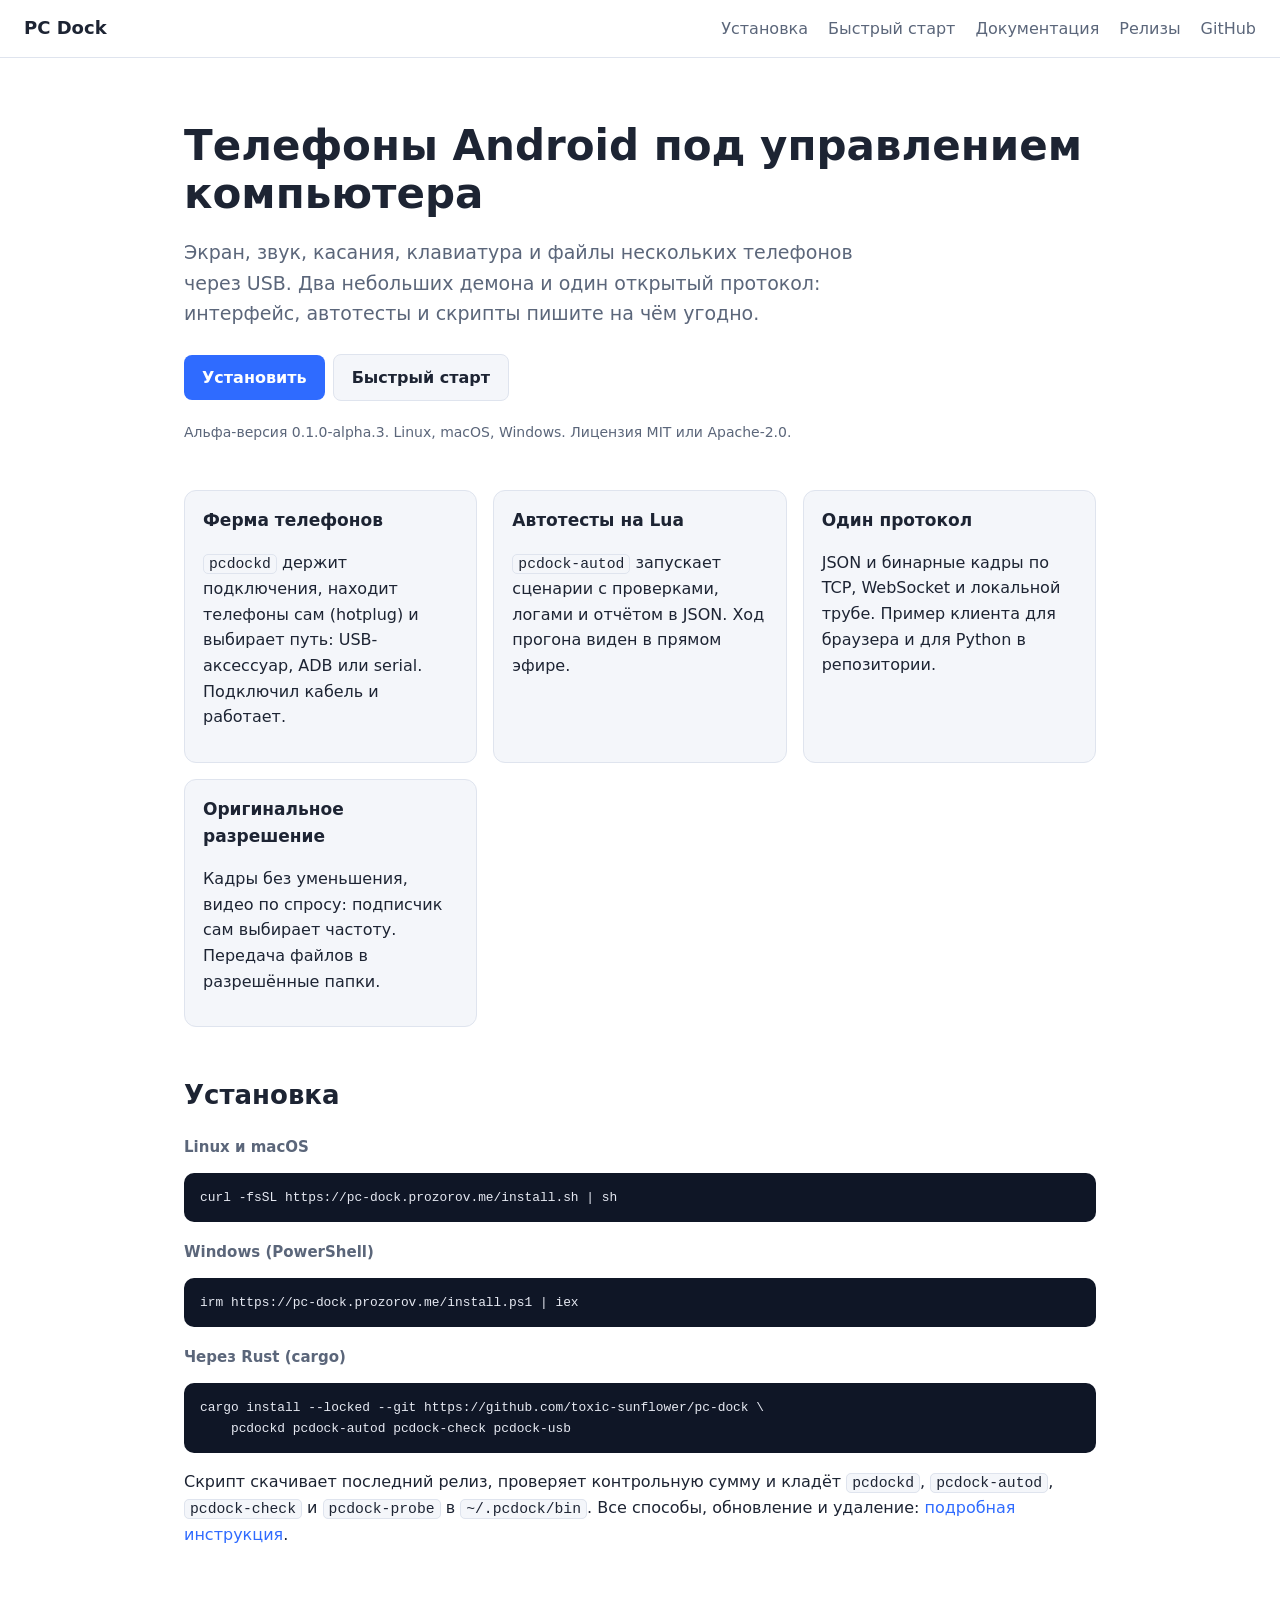
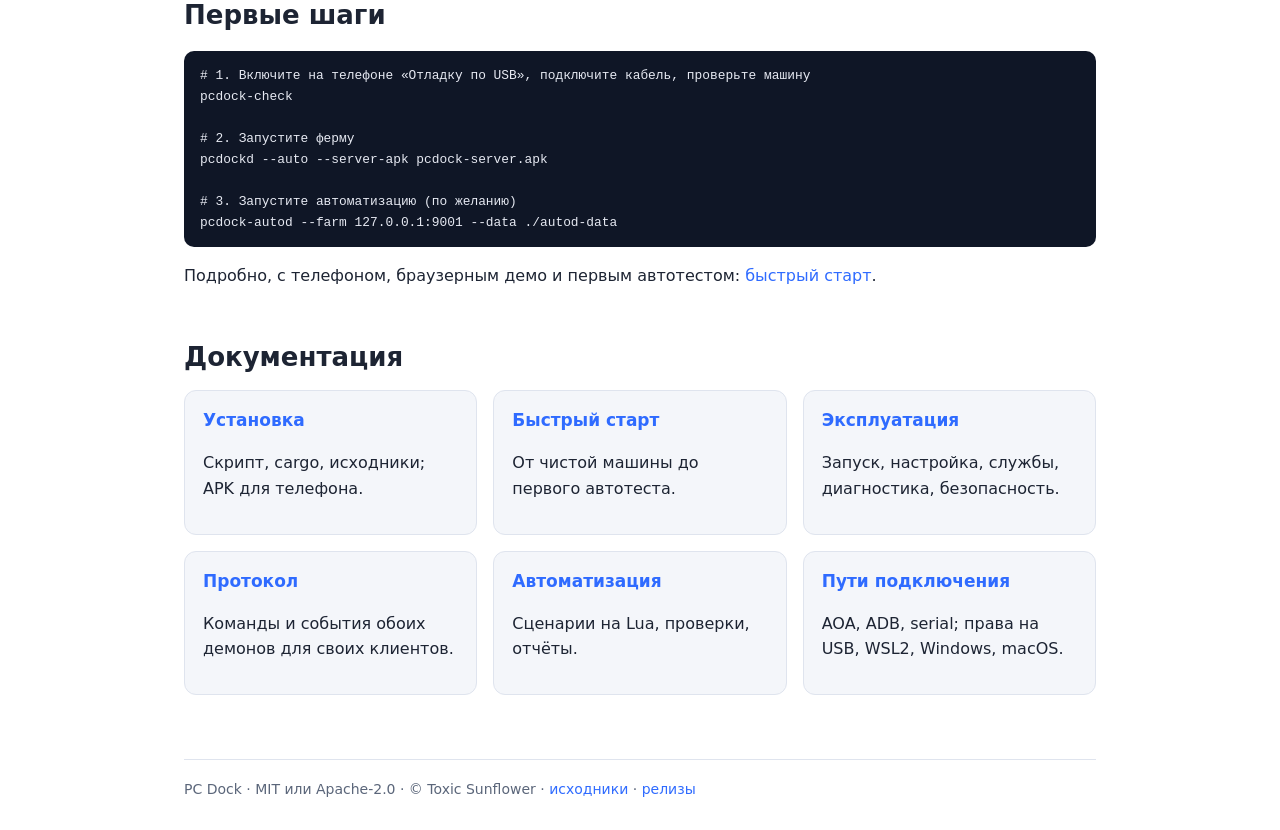
<file: site/index.html>
<!doctype html>
<html lang="ru"><head><meta charset="utf-8"><meta name="viewport" content="width=device-width,initial-scale=1">
<title>PC Dock: управление Android-телефонами с компьютера</title>
<meta name="description" content="Ферма телефонов и автотесты: экран, звук, ввод и файлы Android-телефонов с ПК по USB. Демоны pcdockd и pcdock-autod.">
<link rel="stylesheet" href="style.css"></head>
<body>
<header><a class="brand" href="./">PC Dock</a>
<nav><a href="#install">Установка</a><a href="docs/getting-started.html">Быстрый старт</a><a href="docs/index.html">Документация</a><a href="https://github.com/toxic-sunflower/pc-dock/releases">Релизы</a><a href="https://github.com/toxic-sunflower/pc-dock">GitHub</a></nav></header>

<div class="wrap">
<section class="hero">
  <h1>Телефоны Android под управлением компьютера</h1>
  <p class="lead">Экран, звук, касания, клавиатура и файлы нескольких телефонов через USB. Два небольших демона и один открытый протокол: интерфейс, автотесты и скрипты пишите на чём угодно.</p>
  <a class="btn" href="#install">Установить</a><a class="btn alt" href="docs/getting-started.html">Быстрый старт</a>
  <p style="color:var(--dim);font-size:14px">Альфа-версия 0.1.0-alpha.3. Linux, macOS, Windows. Лицензия MIT или Apache-2.0.</p>
</section>

<section>
<div class="grid">
  <div class="card"><h3>Ферма телефонов</h3><p><code>pcdockd</code> держит подключения, находит телефоны сам (hotplug) и выбирает путь: USB-аксессуар, ADB или serial. Подключил кабель и работает.</p></div>
  <div class="card"><h3>Автотесты на Lua</h3><p><code>pcdock-autod</code> запускает сценарии с проверками, логами и отчётом в JSON. Ход прогона виден в прямом эфире.</p></div>
  <div class="card"><h3>Один протокол</h3><p>JSON и бинарные кадры по TCP, WebSocket и локальной трубе. Пример клиента для браузера и для Python в репозитории.</p></div>
  <div class="card"><h3>Оригинальное разрешение</h3><p>Кадры без уменьшения, видео по спросу: подписчик сам выбирает частоту. Передача файлов в разрешённые папки.</p></div>
</div>
</section>

<section id="install">
<h2>Установка</h2>
<div class="tabs">
<h4>Linux и macOS</h4>
<pre><code>curl -fsSL https://pc-dock.prozorov.me/install.sh | sh</code></pre>
<h4>Windows (PowerShell)</h4>
<pre><code>irm https://pc-dock.prozorov.me/install.ps1 | iex</code></pre>
<h4>Через Rust (cargo)</h4>
<pre><code>cargo install --locked --git https://github.com/toxic-sunflower/pc-dock \
    pcdockd pcdock-autod pcdock-check pcdock-usb</code></pre>
</div>
<p>Скрипт скачивает последний релиз, проверяет контрольную сумму и кладёт <code>pcdockd</code>, <code>pcdock-autod</code>, <code>pcdock-check</code> и <code>pcdock-probe</code> в <code>~/.pcdock/bin</code>.
Все способы, обновление и удаление: <a href="docs/install.html">подробная инструкция</a>.</p>
</section>

<section>
<h2>Первые шаги</h2>
<pre><code># 1. Включите на телефоне «Отладку по USB», подключите кабель, проверьте машину
pcdock-check

# 2. Запустите ферму
pcdockd --auto --server-apk pcdock-server.apk

# 3. Запустите автоматизацию (по желанию)
pcdock-autod --farm 127.0.0.1:9001 --data ./autod-data</code></pre>
<p>Подробно, с телефоном, браузерным демо и первым автотестом: <a href="docs/getting-started.html">быстрый старт</a>.</p>
</section>

<section>
<h2>Документация</h2>
<div class="grid">
  <div class="card"><h3><a href="docs/install.html">Установка</a></h3><p>Скрипт, cargo, исходники; APK для телефона.</p></div>
  <div class="card"><h3><a href="docs/getting-started.html">Быстрый старт</a></h3><p>От чистой машины до первого автотеста.</p></div>
  <div class="card"><h3><a href="docs/operations.html">Эксплуатация</a></h3><p>Запуск, настройка, службы, диагностика, безопасность.</p></div>
  <div class="card"><h3><a href="docs/protocol.html">Протокол</a></h3><p>Команды и события обоих демонов для своих клиентов.</p></div>
  <div class="card"><h3><a href="docs/autod.html">Автоматизация</a></h3><p>Сценарии на Lua, проверки, отчёты.</p></div>
  <div class="card"><h3><a href="docs/transports.html">Пути подключения</a></h3><p>AOA, ADB, serial; права на USB, WSL2, Windows, macOS.</p></div>
</div>
</section>

<footer>PC Dock · MIT или Apache-2.0 · © Toxic Sunflower ·
<a href="https://github.com/toxic-sunflower/pc-dock">исходники</a> · <a href="https://github.com/toxic-sunflower/pc-dock/releases">релизы</a></footer>
</div>
</body></html>
</file>
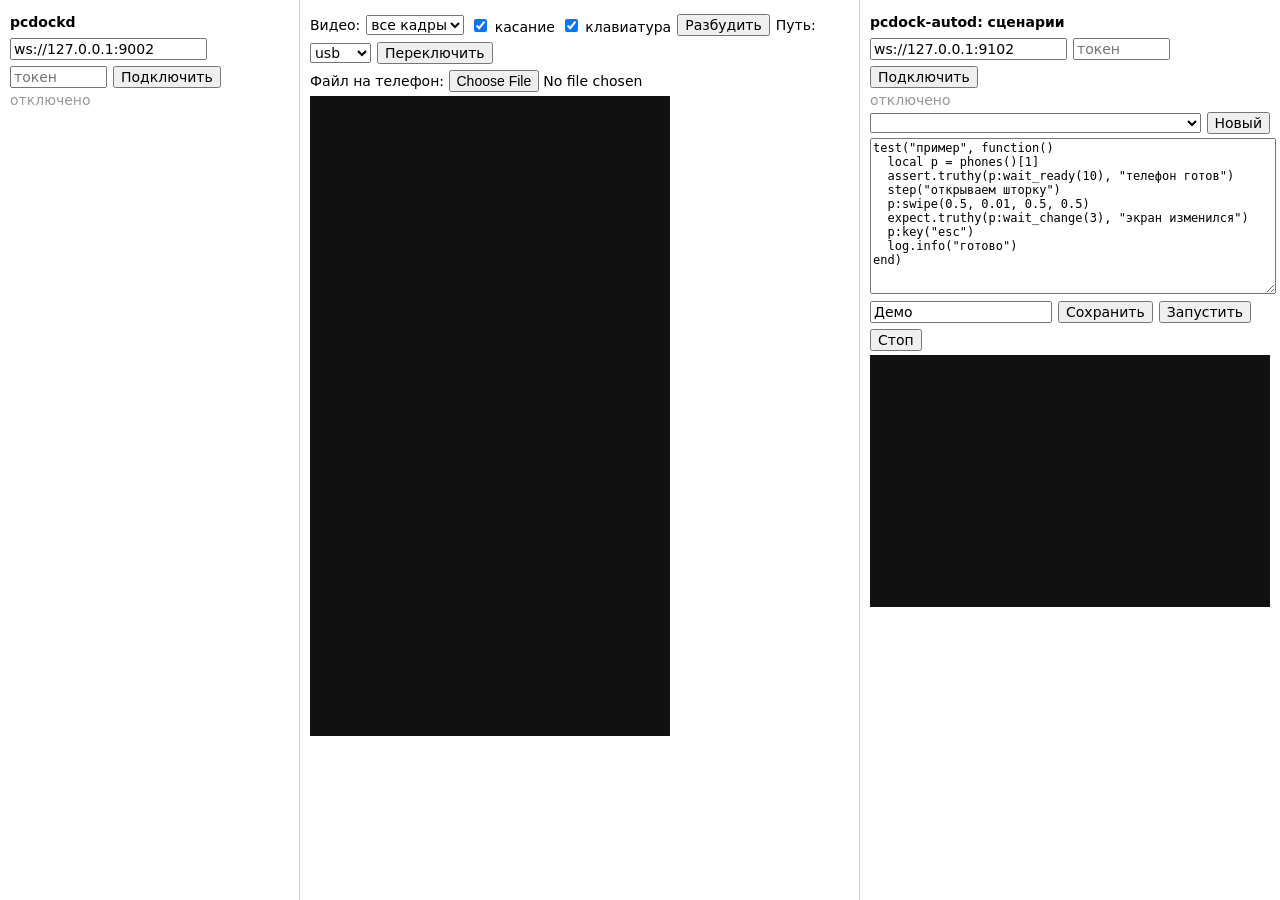
<file: demos/web/index.html>
<!doctype html>
<html lang="ru">
<head>
<meta charset="utf-8">
<title>PC Dock: веб-демо</title>
<!--
  Демо-клиент протокола PC Dock в одном файле, без сборки и зависимостей. Открывается прямо с диска.
  Говорит с двумя демонами по WebSocket:
    pcdockd     (ферма: телефоны, кадры, ввод, файлы)   ws://127.0.0.1:9002
    pcdock-autod (сценарии Lua, прогоны, прямой эфир)    ws://127.0.0.1:9102
  Протокол: sdk/docs/protocol.md. Здесь он весь на виду: ищите «send(» и «onmessage».
-->
<style>
  body { font: 14px system-ui, sans-serif; margin: 0; display: grid; grid-template-columns: 300px 1fr 420px; height: 100vh; }
  section { padding: 10px; overflow: auto; border-right: 1px solid #ccc; }
  h3 { margin: 4px 0 8px; font-size: 14px; }
  input, button, select, textarea { font: inherit; }
  .phone { padding: 6px; border: 1px solid #ccc; border-radius: 6px; margin-bottom: 6px; cursor: pointer; }
  .phone.sel { border-color: #06c; background: #eef5ff; }
  .badge { padding: 1px 6px; border-radius: 8px; color: #fff; font-size: 12px; }
  .ready { background: #2a8a2a } .connecting, .appeared { background: #888 } .lost { background: #555 }
  .needs_app, .needs_access, .needs_auth, .needs_permission { background: #c60 }
  .hint { color: #a50; font-size: 12px; margin-top: 4px }
  canvas { max-width: 100%; max-height: 80vh; background: #111; touch-action: none; cursor: crosshair; }
  #log { font: 12px ui-monospace, monospace; background: #111; color: #ddd; padding: 6px; height: 240px; overflow: auto; white-space: pre-wrap; }
  .ok { color: #6c6 } .bad { color: #f66 } .step { color: #6af } .dim { color: #999 }
  textarea { width: 100%; height: 150px; font: 12px ui-monospace, monospace; }
  .row { display: flex; gap: 6px; margin: 4px 0; align-items: center; flex-wrap: wrap }
</style>
</head>
<body>
<section>
  <h3>pcdockd</h3>
  <div class="row"><input id="farmUrl" value="ws://127.0.0.1:9002" size="22"><input id="farmToken" placeholder="токен" size="8"><button onclick="connectFarm()">Подключить</button></div>
  <div id="farmStatus" class="dim">не подключено</div>
  <div id="phones"></div>
</section>
<section>
  <div class="row">
    Видео: <select id="fps"><option value="">все кадры</option><option value="15">15 к/с</option><option value="5">5 к/с</option><option value="1">1 к/с</option></select>
    <label><input type="checkbox" id="devTouch" checked> касание</label>
    <label><input type="checkbox" id="devKeyboard" checked> клавиатура</label>
    <button onclick="wake()">Разбудить</button>
    Путь: <select id="transport"><option>usb</option><option>adb</option><option>serial</option></select>
    <button onclick="switchTransport()">Переключить</button>
    <label>Файл на телефон: <input type="file" id="file" onchange="pushFile(this.files[0])"></label>
  </div>
  <div id="info" class="dim"></div>
  <canvas id="screen" width="360" height="640" tabindex="0"></canvas>
</section>
<section style="border-right:0">
  <h3>pcdock-autod: сценарии</h3>
  <div class="row"><input id="autoUrl" value="ws://127.0.0.1:9102" size="22"><input id="autoToken" placeholder="токен" size="8"><button onclick="connectAuto()">Подключить</button></div>
  <div id="autoStatus" class="dim">не подключено</div>
  <div class="row"><select id="scripts" onchange="loadScript()" style="flex:1"></select><button onclick="newScript()">Новый</button></div>
  <textarea id="source" spellcheck="false">test("пример", function()
  local p = phones()[1]
  assert.truthy(p:wait_ready(10), "телефон готов")
  step("открываем шторку")
  p:swipe(0.5, 0.01, 0.5, 0.5)
  expect.truthy(p:wait_change(3), "экран изменился")
  p:key("esc")
  log.info("готово")
end)</textarea>
  <div class="row"><input id="name" placeholder="имя сценария" value="Демо"><button onclick="saveScript()">Сохранить</button><button onclick="runScript()">Запустить</button><button onclick="stopRun()">Стоп</button></div>
  <div id="log"></div>
</section>

<script>
"use strict";
const $ = (id) => document.getElementById(id);

// ---------- Общее: соединение с демоном (JSON с id запросов, бинарные фреймы [тип][нагрузка]) ----------
class Daemon {
  constructor(url, token, onEvent, onBinary, onState) {
    this.nextId = 1; this.pending = new Map(); this.onEvent = onEvent; this.onBinary = onBinary;
    this.ws = new WebSocket(url); this.ws.binaryType = "arraybuffer";
    this.ws.onopen = () => { onState("подключено"); if (token) this.request({op: "Auth", token}).catch((e) => onState("пароль: " + e)); };
    this.ws.onclose = () => onState("отключено");
    this.ws.onerror = () => onState("ошибка соединения");
    this.ws.onmessage = (m) => {
      if (typeof m.data !== "string") { const b = new Uint8Array(m.data); this.onBinary(b[0], b.subarray(1)); return; }
      const v = JSON.parse(m.data);
      if (v.id !== undefined && this.pending.has(v.id)) {
        const p = this.pending.get(v.id); this.pending.delete(v.id);
        v.ev === "Error" ? p.reject(v.detail) : p.resolve(v);
      } else this.onEvent(v);
    };
  }
  send(msg) { this.ws.send(JSON.stringify(msg)); }                       // без ответа
  request(msg) {                                                         // с ответом: добавляем id
    const id = this.nextId++; msg.id = id;
    return new Promise((resolve, reject) => { this.pending.set(id, {resolve, reject}); this.send(msg); });
  }
  sendBinary(kind, bytes) { const b = new Uint8Array(1 + bytes.length); b[0] = kind; b.set(bytes, 1); this.ws.send(b); }
}

// ---------- Ферма ----------
let farm = null, phones = new Map(), current = null;

function connectFarm() {
  farm = new Daemon($("farmUrl").value, $("farmToken").value, onFarmEvent, onFarmBinary, (s) => { $("farmStatus").textContent = s; if (s === "подключено") refreshPhones(); });
}
async function refreshPhones() {
  const r = await farm.request({op: "List"});
  phones = new Map((r.details || []).map((d) => [d.phone, d]));
  drawPhones();
}
function onFarmEvent(v) {
  if (v.ev === "Appeared") { phones.set(v.phone, {...(phones.get(v.phone) || {}), phone: v.phone, transport: v.transport, serial: v.serial, state: "appeared"}); }
  else if (v.ev === "State") { const p = phones.get(v.phone) || {phone: v.phone}; p.state = v.state; p.hint = v.detail; phones.set(v.phone, p); }
  else if (v.ev === "Warning") { $("info").textContent = "Предупреждение: " + v.detail; }
  else if (v.ev === "Lost") { phones.delete(v.phone); if (current === v.phone) current = null; }
  else if (v.ev === "Display" && v.phone === current) { $("info").textContent = `экран ${v.screen_w}x${v.screen_h}, поток ${v.stream_w}x${v.stream_h}, поворот ${v.rotation}`; }
  else if (["FileDone", "FileFailed", "FileReady", "FileProgress"].includes(v.ev)) { handleFileEvent(v); return; }
  drawPhones();
}
function drawPhones() {
  $("phones").innerHTML = [...phones.values()].map((p) =>
    `<div class="phone ${p.phone === current ? "sel" : ""}" onclick="selectPhone(${p.phone})">
       <b>Телефон ${p.phone}</b> <span class="badge ${p.state}">${p.state}</span><br>
       <span class="dim">${p.transport || ""} ${p.serial || ""}</span>
       ${p.hint ? `<div class="hint">${p.hint}</div>` : ""}</div>`).join("") || '<div class="dim">телефонов нет</div>';
}
async function selectPhone(id) {
  if (current !== null) farm.send({op: "Unwatch", phone: current});
  current = id; drawPhones();
  const fps = $("fps").value;
  await farm.request({op: "Watch", phone: id, ...(fps ? {fps: Number(fps)} : {})});
}
$("fps").onchange = () => current !== null && selectPhone(current);

// Кадр: [тип=1] + телефон u32, номер u64, кодек u8, ключевой u8, метка u64, затем JPEG
function onFarmBinary(kind, body) {
  if (kind !== 1) return;
  const phone = new DataView(body.buffer, body.byteOffset).getUint32(0, true);
  if (phone !== current) return;
  const img = new Image();
  img.onload = () => { const c = $("screen"); if (c.width !== img.width) { c.width = img.width; c.height = img.height; } c.getContext("2d").drawImage(img, 0, 0); URL.revokeObjectURL(img.src); };
  img.src = URL.createObjectURL(new Blob([body.subarray(22)], {type: "image/jpeg"}));
}

// ---------- Ввод: мышь превращается в касание, клавиатура в клавиши ----------
const canvas = $("screen");
function frac(e) { const r = canvas.getBoundingClientRect(); return [(e.clientX - r.left) / r.width, (e.clientY - r.top) / r.height]; }
let down = false;
function touch(phase, e) { if (current === null) return; const [x, y] = frac(e); farm.send({op: "TouchEx", phone: current, cid: 0, phase, x, y, width: null, height: null, pressure: 0.7}); }
canvas.onpointerdown = (e) => { down = true; canvas.setPointerCapture(e.pointerId); touch(0, e); };
canvas.onpointermove = (e) => { if (down) touch(1, e); };
canvas.onpointerup = (e) => { if (down) { down = false; touch(2, e); } };
canvas.onkeydown = (e) => { const u = usage(e); if (u && current !== null) { farm.send({op: "Key", phone: current, usage: u, down: true}); e.preventDefault(); } };
canvas.onkeyup = (e) => { const u = usage(e); if (u && current !== null) farm.send({op: "Key", phone: current, usage: u, down: false}); };
function usage(e) {                                           // коды USB HID (страница Keyboard)
  if (/^Key[A-Z]$/.test(e.code)) return 0x04 + e.code.charCodeAt(3) - 65;
  if (/^Digit[1-9]$/.test(e.code)) return 0x1E + Number(e.code[5]) - 1;
  return ({Digit0: 0x27, Enter: 0x28, Escape: 0x29, Backspace: 0x2A, Tab: 0x2B, Space: 0x2C, ArrowRight: 0x4F, ArrowLeft: 0x50, ArrowDown: 0x51, ArrowUp: 0x52})[e.code];
}
$("devTouch").onchange = (e) => current !== null && farm.send({op: "DeviceEnable", phone: current, kind: 0, on: e.target.checked});
$("devKeyboard").onchange = (e) => current !== null && farm.send({op: "DeviceEnable", phone: current, kind: 2, on: e.target.checked});
function switchTransport() {                          // ответ Ok значит «принято»; итог придёт событием Appeared или Warning
  if (current !== null) farm.request({op: "SetTransport", phone: current, transport: $("transport").value}).catch((e) => alert(e));
}
function wake() { if (current !== null) farm.send({op: "Wake", phone: current}); }

// ---------- Файлы: FilePut, затем данные пакетами [тип=3][номер передачи u32][данные] ----------
let uploads = new Map();
async function pushFile(file) {
  if (!file || current === null) return;
  const dest = "/sdcard/Download/" + file.name.replace(/[^A-Za-z0-9._-]/g, "_");
  const r = await farm.request({op: "FilePut", phone: current, dest, size: file.size, media: true}).catch((e) => { alert("Файл: " + e); });
  if (!r) return;
  const data = new Uint8Array(await file.arrayBuffer());
  for (let off = 0; off < data.length; off += 60000) {
    const part = data.subarray(off, off + 60000), pkt = new Uint8Array(4 + part.length);
    new DataView(pkt.buffer).setUint32(0, r.transfer, true); pkt.set(part, 4);
    farm.sendBinary(3, pkt);
  }
  uploads.set(r.transfer, dest);
}
function handleFileEvent(v) {
  if (v.ev === "FileDone") alert("Файл записан на телефон: " + (uploads.get(v.transfer) || ""));
  if (v.ev === "FileFailed") alert("Файл не записан: " + v.detail);
}

// ---------- Автоматизация ----------
let auto = null, scriptId = null, runId = null;

function connectAuto() {
  auto = new Daemon($("autoUrl").value, $("autoToken").value, onAutoEvent, () => {}, (s) => { $("autoStatus").textContent = s; if (s === "подключено") refreshScripts(); });
}
async function refreshScripts() {
  const r = await auto.request({op: "ScriptList"});
  $("scripts").innerHTML = '<option value="">— сценарии —</option>' + r.scripts.map((s) => `<option value="${s.script}">${s.name}</option>`).join("");
  if (scriptId) $("scripts").value = scriptId;
}
async function loadScript() {
  const id = $("scripts").value; if (!id) return;
  const r = await auto.request({op: "ScriptGet", script: id});
  scriptId = id; $("source").value = r.source; $("name").value = r.name;
}
function newScript() { scriptId = null; $("scripts").value = ""; $("name").value = "Новый сценарий"; }
async function saveScript() {
  const r = await auto.request({op: "ScriptPut", ...(scriptId ? {script: scriptId} : {}), name: $("name").value, source: $("source").value});
  scriptId = r.script; await refreshScripts(); return r.script;
}
async function runScript() {
  const id = await saveScript(); $("log").innerHTML = "";
  const r = await auto.request({op: "Run", script: id, ...(current !== null ? {phones: [current]} : {})}).catch((e) => { logLine("bad", "запуск: " + e); });
  if (r) runId = r.run;                               // сервер сам подписывает запустившего на события прогона
}
function stopRun() { if (runId) auto.request({op: "Stop", run: runId}).catch(() => {}); }
function onAutoEvent(v) {
  if (v.ev !== "RunEvent") return;
  const t = v.kind;
  if (t === "assert") logLine(v.ok ? "ok" : "bad", `${v.ok ? "✓" : "✗"} [${v.mode}] ${v.message}${v.ok ? "" : `  (ожидалось ${v.expected}, получено ${v.actual})`}`);
  else if (t === "step") logLine("step", "▸ " + v.text);
  else if (t === "log") logLine("dim", `[${v.level}] ${v.text}`);
  else if (t === "test_start") logLine("dim", "— тест: " + v.test);
  else if (t === "test_end") logLine(v.status === "passed" ? "ok" : "bad", `= ${v.test}: ${v.status}${v.error ? " (" + v.error + ")" : ""}`);
  else if (t === "artifact") logLine("dim", "вложение: " + v.name);
  else if (t === "run_end") logLine(v.status === "passed" ? "ok" : "bad", `ПРОГОН: ${v.status}, прошло ${v.passed}, провалов ${v.failed}, ошибок ${v.errors}`);
}
function logLine(cls, text) { const d = document.createElement("div"); d.className = cls; d.textContent = text; $("log").appendChild(d); $("log").scrollTop = 1e9; }

connectFarm(); connectAuto();

// Самопроверка для автоматического прогона страницы (`index.html?selftest`): сценарий без телефонов, результат в журнале.
if (location.search.includes("selftest")) setTimeout(() => {
  $("source").value = 'test("самопроверка", function() step("шаг"); log.info("привет"); assert.eq(1 + 1, 2, "арифметика") end)';
  $("name").value = "Самопроверка"; scriptId = null; runScript();
}, 1500);
</script>
</body>
</html>
</file>
<file: site/style.css>
:root { --fg:#1d2433; --dim:#5b667a; --bg:#fff; --soft:#f4f6fa; --line:#dfe4ee; --accent:#2f6bff; --code:#0f1626; }
@media (prefers-color-scheme: dark) {
  :root { --fg:#e6e9f2; --dim:#9aa4b8; --bg:#10141f; --soft:#171c2a; --line:#262d40; --accent:#7aa2ff; --code:#0a0d15; }
}
* { box-sizing: border-box; }
body { margin:0; font:16px/1.6 system-ui,-apple-system,"Segoe UI",Roboto,sans-serif; color:var(--fg); background:var(--bg); }
a { color:var(--accent); text-decoration:none; } a:hover { text-decoration:underline; }
header { display:flex; align-items:center; justify-content:space-between; padding:14px 24px; border-bottom:1px solid var(--line); }
header .brand { font-weight:700; font-size:18px; color:var(--fg); }
header nav a { margin-left:20px; color:var(--dim); }
.wrap { max-width:960px; margin:0 auto; padding:0 24px; }
.hero { padding:64px 0 32px; } .hero h1 { font-size:42px; line-height:1.15; margin:0 0 12px; }
.hero p.lead { font-size:19px; color:var(--dim); max-width:680px; }
.btn { display:inline-block; padding:10px 18px; border-radius:8px; background:var(--accent); color:#fff; font-weight:600; margin:6px 8px 6px 0; }
.btn.alt { background:var(--soft); color:var(--fg); border:1px solid var(--line); }
h2 { margin:48px 0 12px; font-size:26px; }
.grid { display:grid; grid-template-columns:repeat(auto-fit,minmax(250px,1fr)); gap:16px; }
.card { background:var(--soft); border:1px solid var(--line); border-radius:12px; padding:16px 18px; }
.card h3 { margin:0 0 6px; font-size:17px; }
pre { background:var(--code); color:#e6e9f2; padding:14px 16px; border-radius:10px; overflow-x:auto; font-size:14px; line-height:1.5; }
code { font-family:ui-monospace,SFMono-Regular,Menlo,Consolas,monospace; font-size:.92em; }
:not(pre) > code { background:var(--soft); border:1px solid var(--line); padding:1px 5px; border-radius:5px; }
.tabs h4 { margin:18px 0 6px; font-size:15px; color:var(--dim); font-weight:600; }
table { border-collapse:collapse; width:100%; margin:14px 0; display:block; overflow-x:auto; }
th,td { border:1px solid var(--line); padding:7px 11px; text-align:left; vertical-align:top; } th { background:var(--soft); }
footer { margin:64px 0 32px; color:var(--dim); font-size:14px; border-top:1px solid var(--line); padding-top:18px; }
.layout { display:flex; gap:32px; max-width:1180px; margin:0 auto; padding:24px; }
.layout aside { flex:0 0 210px; } .layout aside ul { list-style:none; padding:0; margin:0; position:sticky; top:16px; }
.layout aside li a { display:block; padding:5px 10px; border-radius:6px; color:var(--dim); }
.layout aside li a.current { background:var(--soft); color:var(--fg); font-weight:600; }
.layout main { flex:1; min-width:0; max-width:820px; } main h1 { margin-top:0; }
@media (max-width:760px) { .layout { flex-direction:column; } .layout aside { flex:none; } .hero h1 { font-size:32px; } }
</file>
